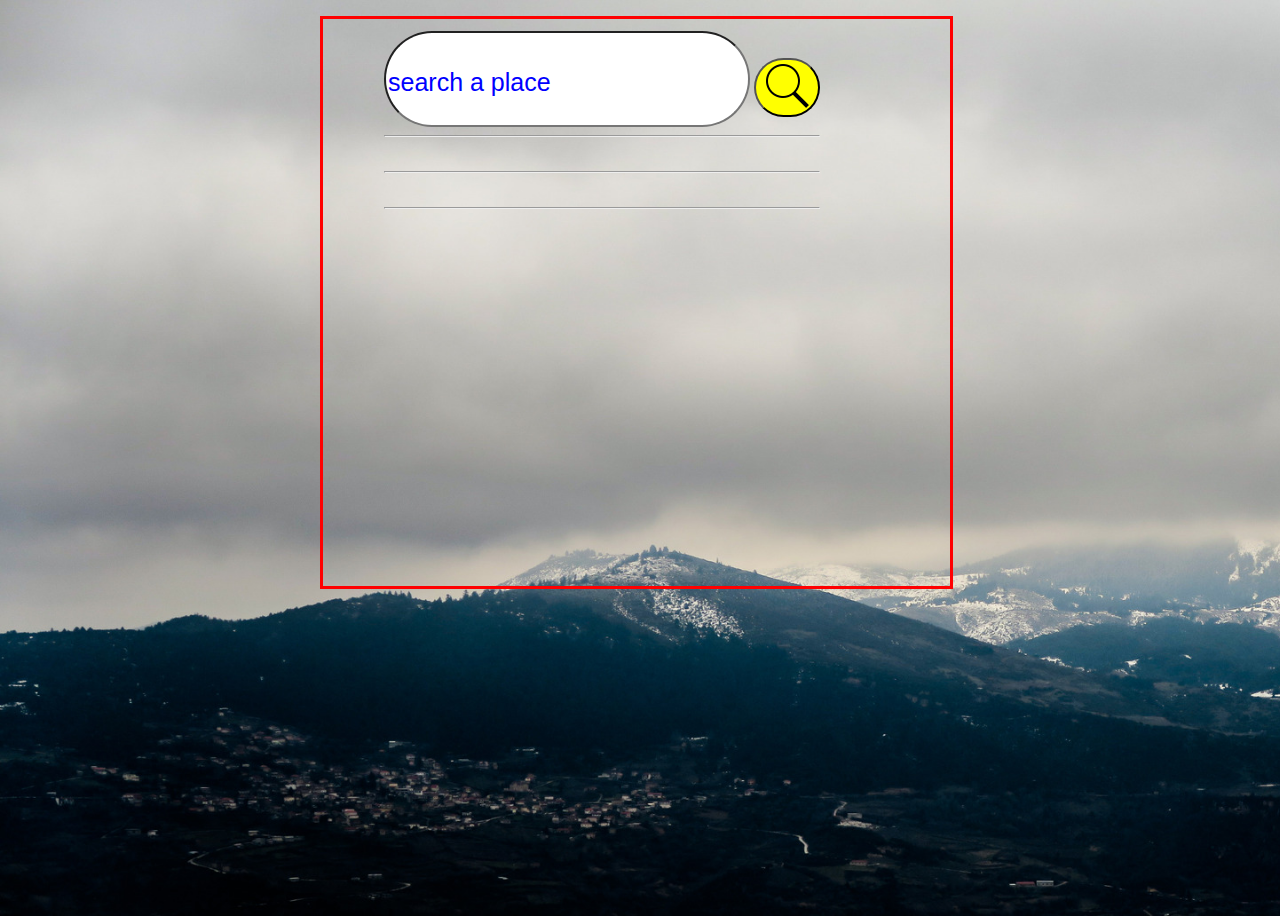
<file: index.html>
<!DOCTYPE html>
<html lang="en">
<head>
    <meta charset="UTF-8">
    <meta name="viewport" content="width=device-width, initial-scale=1.0">
    <title>Document</title>
    <link rel="stylesheet" href="./design.css">
</head>
<body>
   <p></p>
    <div class="whole_box">
    
    </div>
                 <div class="container" >
                     <input type="text" id="search_city" class="search" placeholder="search a place "> 
<button id="search_btn" class="btn"><img src="icons8-search-50.png" alt="error" class="icon"> </button>
      <H1 class="city_name"></H1> 
                    <div class="img_condition">
                        <span><img src="icons8-search-50.png" alt="error" class="weather_icon">
                        </span> 
                    </div>
                
                <div class="des"><span class="describe"></span></div>
                <hr>
      <br>
      <B class="temp"></B>
<hr>
<br>
<B class="humidity">
</B>
<HR>    
    <br>
<B class="wind_speed"></B>

    <script src="./logic.js"></script>

</div>












</body>
</html>
</file>
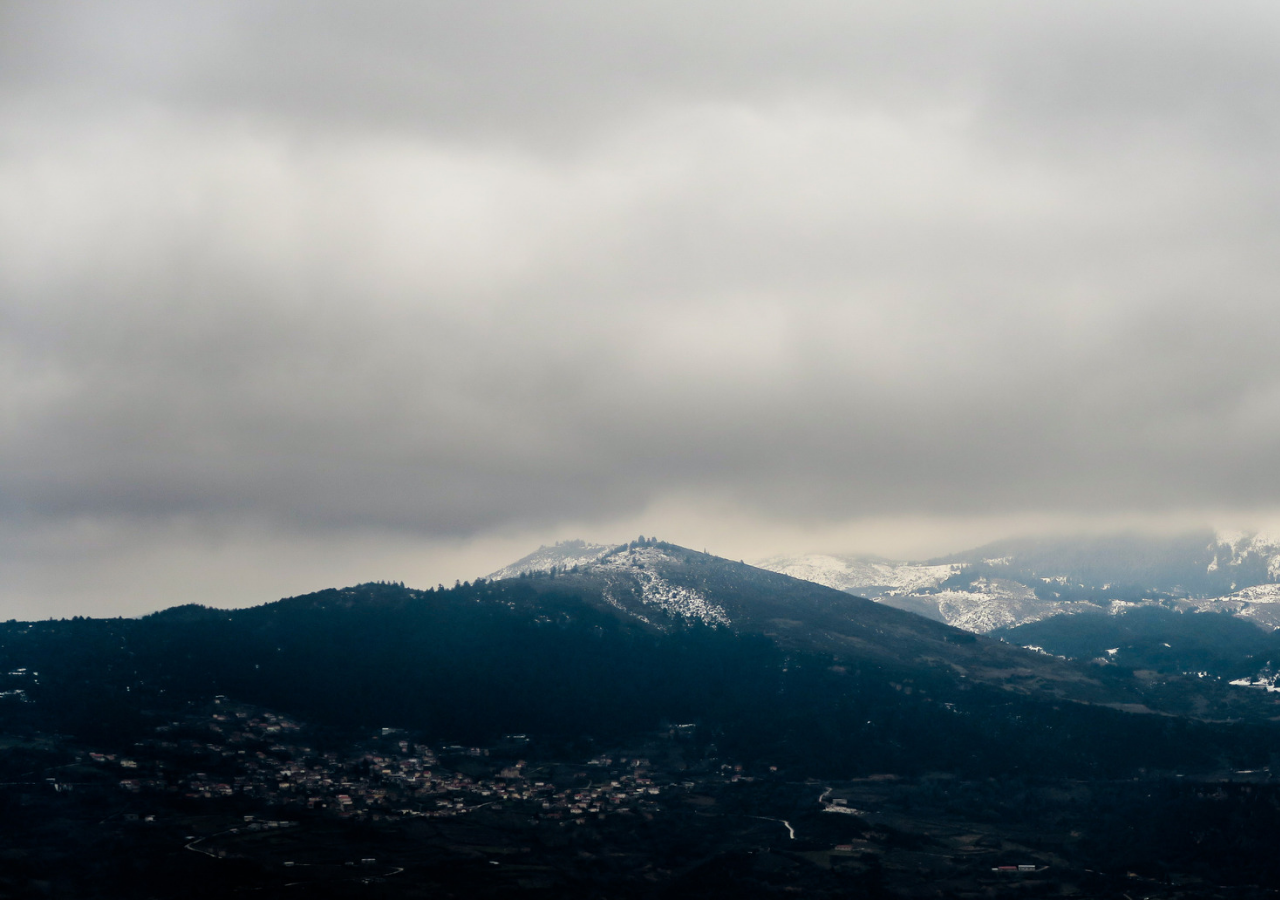
<file: weather.html>
<!DOCTYPE html>
<html lang="en">
<head>
    <meta charset="UTF-8">
    <meta name="viewport" content="width=device-width, initial-scale=1.0">
    <title>Document</title>
    <link rel="stylesheet" href="./design.css">
</head>
<body>
                 <div class="container" >
                     <input type="text" id="search_city" class="search" placeholder="search a place"> 
<button id="search_btn" class="btn"><img src="icons8-search-50.png" alt="error"> </button>

</div>











</body>
</html>
</file>
<file: design.css>
body{
    background-image: url('621d280492a9c1000165dd9e.jpg'); /* Your background image */
    background-size: cover;
    /* Scale the background accordingly */
    margin: 0;
    height: 100vh; /* Full viewport height */ 
    overflow-x: hidden; /*prevents the image to slide horizontally*/
}

.whole_box
{
    border: solid red;
    position: relative;
    top: 17 vh;
    left: 25vw;
    width: 49vw;
    height: 63vh;
   
}

.container{
   
    position: relative;
    top: -62vh;
    left: 30vw;
    width: max-content;
   
}
.search
{
    border-radius: 100px;
    width: 28vw;
    background-color: white;
    height: 10vh;
    
}
.search::placeholder{
    color: blue;
      font-size: 25px;
}
 /* this thiing down here increases the font size of the user input in the input feild */
 .search[type="text"]{   
    font-size: 34px;
}
/* THIS THING CHANGES THE FIELD HOWEVER I WANT WHEN I CLICK ON IT! */
.search[type="text"]:focus{
    border:none;
    border:  red;
}

.btn
{
    border-radius: 100px;
    color: black;
    background-color: yellow;
    position: relative;
    top: 2.3vh;
    
}
.temp,
.humidity,
.wind_speed{
          color:red;
    font-size: larger;
}

.weather_icon 
{    position: relative;
    top: 46%;
    left: 60%;

 height: 10vh;
 width: 6vw;

}

.city_name

{
    font-family: 'Segoe UI', Tahoma, Geneva, Verdana, sans-serif;
}
.describe 
{
    position: relative;
    top :  -6vh;
    left: 13%;
font-size:xx-large ;
font-family: Georgia, 'Times New Roman', Times, serif;

}
.weather_icon,
.humidity,
.temp,
.wind_speed,
.describe,
.city_name{
    display: none;
}












@media screen and (max-width:600px) {
       p{
        display: none;
     }
     .search::placeholder{
        font-size: 15px;
        position: relative;
        top: -1vh;
        
     }
     .search{
    height: 3vh;
        position: relative;
        top: vh;
     }
     .container{
        position: relative;
        
       
     }
     .btn{
        
        position: relative;
        top: -0.3vh;
        border-radius: 23px;
        
     }
   .icon
   {
       height: 2vh
   }

   .search[type="text"]{   
    font-size: 23px;
}


.search[type="text"]:focus{   
    .whole_box{
        height: 68vh;
    }
}
.temp,
.humidity,
.wind_speed{
          color:red;
    font-size: larger;
    position: relative;
    left: -0.7vw;


}
.city_name{
    position: relative;
    left: -3vw;
    font-size: 20px;
color: blueviolet;
}
.describe{
    position: relative;
    left: 1.5vw;
}
.weather_icon{
    position: relative;
    left: 28vw;
    top: 2vh;
    height: 10vh;
    width:9vw
    
}
}
</file>
